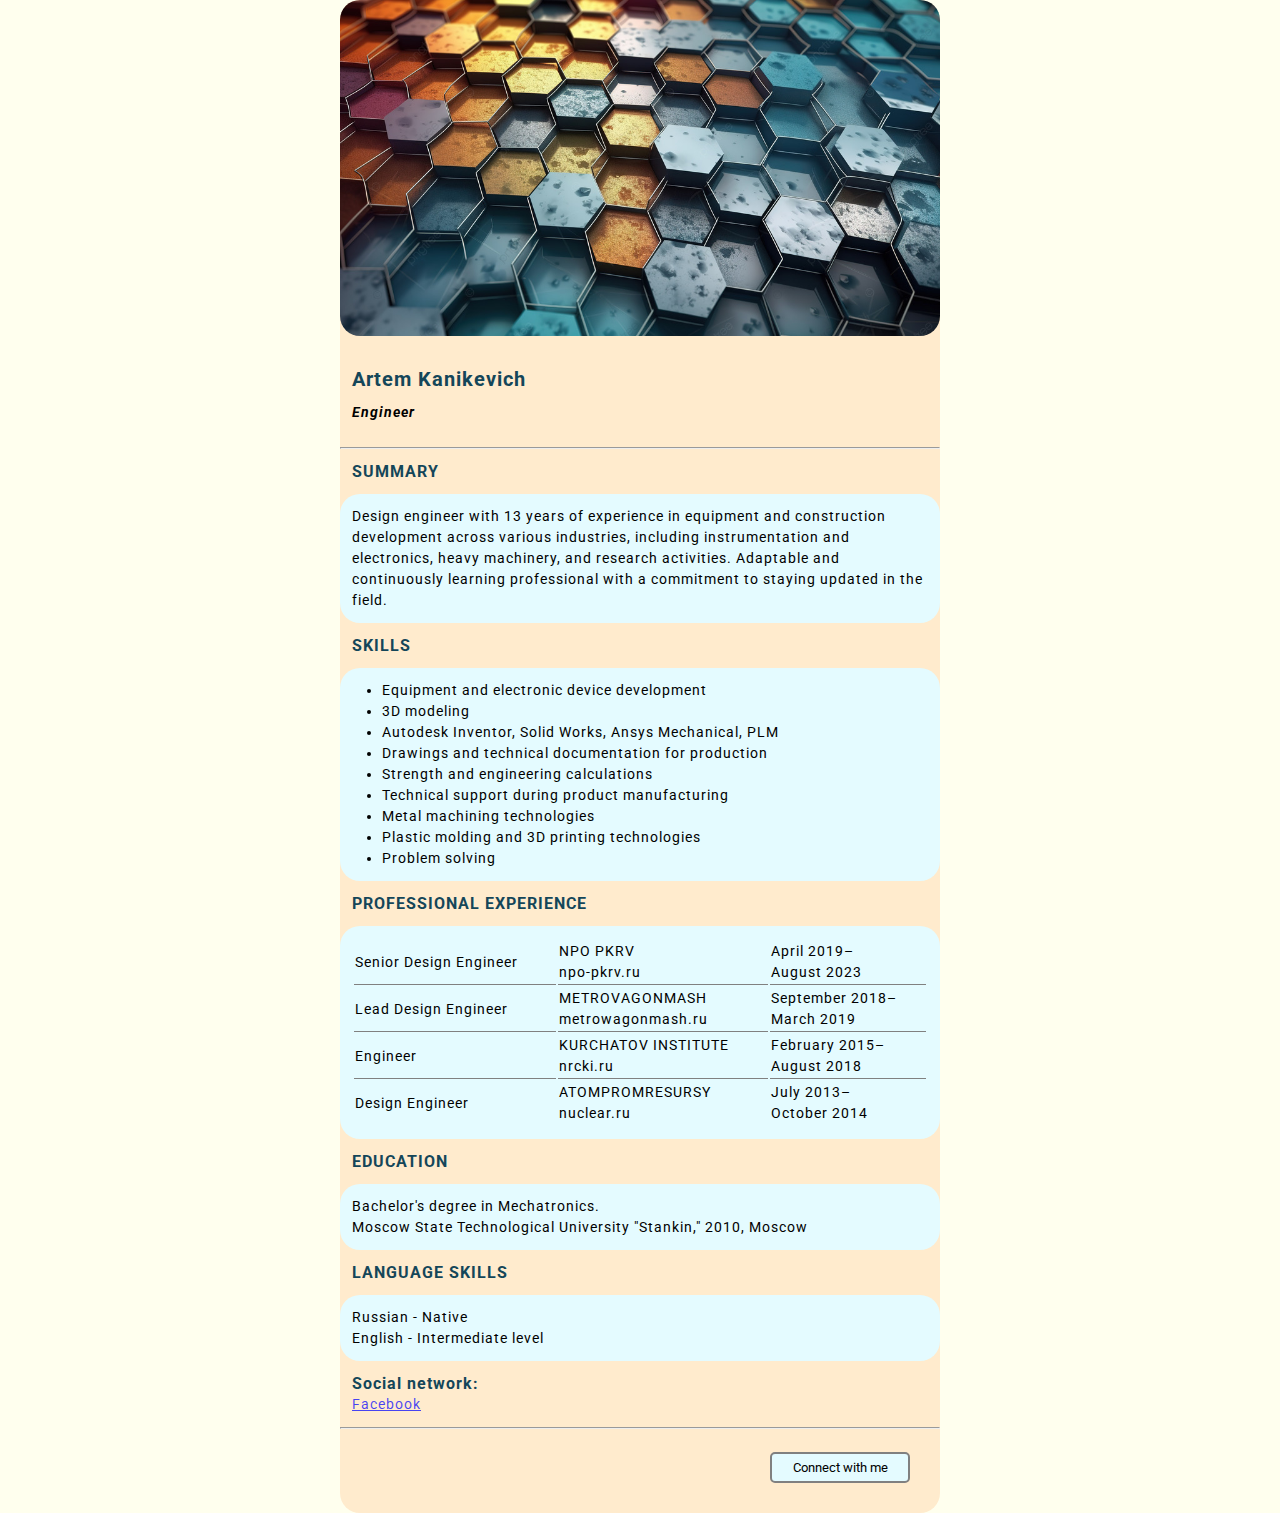
<file: index.html>
<!DOCTYPE html>
<html lang="en">
<head>
    <meta charset="UTF-8">
    <meta name="viewport" content="width=device-width, initial-scale=1.0">
    <meta name="keywords" content="Artem, Kanikevich, CV">
    <meta name="description" content="....">
    <title>My CV</title>
    <link rel="stylesheet" href="01_selectors.css">
    <link rel="stylesheet" href="01_links.css">

     

</head>

<body>
    
  <div class="Pole"> 

    <div>
      <img src="abstract image_2646822.jpg"  class="Picture"  alt="image_2646822">
    </div>  
    
     <br>

    <div class="Title">
      <h2>Artem Kanikevich</h2>
      <h4><em>Engineer</em></h4>
    </div>
     
      <hr>
               
     <div id=block_summary class="Title">
      <h3>SUMMARY</h3>
     </div>
      

    <div id=summary_text class="Text">
      <p>Design engineer with 13 years of experience in equipment and construction 
        development across various industries, including instrumentation and electronics, 
        heavy machinery, and research activities. Adaptable and continuously learning professional 
        with a commitment to staying updated in the field.
     </p>
    </div>
      

     <div id=block_skills class="Title">
      <h3>SKILLS</h3>
     </div>


     <div id=skills_text class="Text_ul">
      <ul>
        <li>Equipment and electronic device development</li>
        <li>3D modeling</li>
        <li>Autodesk Inventor, Solid Works, Ansys Mechanical, PLM</li>
        <li>Drawings and technical documentation for production</li>
        <li>Strength and engineering calculations</li>
        <li>Technical support during product manufacturing</li>
        <li>Metal machining technologies</li>
        <li>Plastic molding and 3D printing  technologies</li>
        <li>Problem solving</li>
      </ul>
     </div>


     <div class="Title">
      <h3>PROFESSIONAL EXPERIENCE</h3>
     </div>


    <table class="Table">

        <tr>
          <td>Senior Design Engineer</td>
          <td>NPO PKRV <br> npo-pkrv.ru </td>
          <td>April 2019– <br>August 2023</td>
        </tr>
        <tr>
          <td>Lead Design Engineer</td>
          <td>METROVAGONMASH <br> metrowagonmash.ru</td>
          <td>September 2018– <br>March 2019</td>
        </tr>
        <tr>
          <td>Engineer</td>
          <td>KURCHATOV INSTITUTE <br> nrcki.ru</td>
          <td>February 2015– <br>August 2018</td>
        </tr>
        <tr class="last_row">
          <td>Design Engineer</td>
          <td>ATOMPROMRESURSY <br> nuclear.ru</td>
          <td>July 2013– <br>October 2014</td>
        </tr>

    </table>


    <div class="Title">
      <h3>EDUCATION</h3>
    </div>


    <div class="Text">      
      Bachelor's degree in Mechatronics. <br>
      Moscow State Technological University "Stankin," 2010, Moscow
    </div>


    <div class="Title">
      <h3>LANGUAGE SKILLS</h3>
    </div>
    

    <div class="Text">      
      Russian - Native <br>
      English - Intermediate level
    </div>


    <div id="social_network_text" class="Title"> 
       <h3>Social network:</h3>     
       <a href="https://www.facebook.com" target="_blank">Facebook</a>
    </div>
     
    <hr>    
    <br>
    
    <form action="Connect with me.html">

      <button type="submit" class="btn" id="Connect" target="_blank">
        Connect with me
      </button>
            
    </form>
    <!-- <a href="Connect with me.html" target="_blank" class="button">Connect with me</a> -->
   
    <br><br><br>
       
  </div>

</body>
</html>
</file>
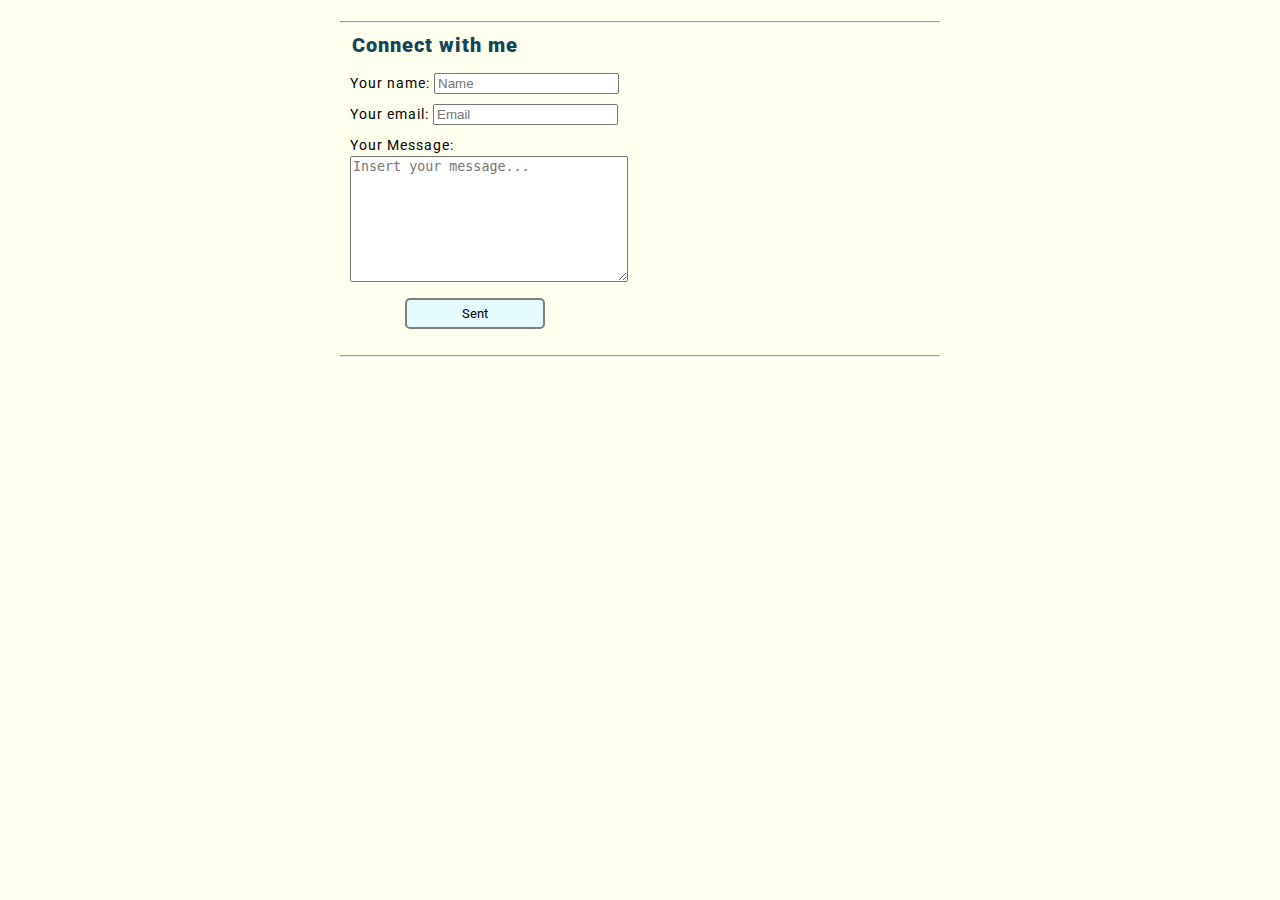
<file: Connect with me.html>
<!DOCTYPE html>
<html lang="en">
<head>
    <meta charset="UTF-8">
    <meta name="viewport" content="width=device-width, initial-scale=1.0">
    <title>Connect with me</title>
    <link rel="stylesheet" href="01_selectors.css">
    <link rel="stylesheet" href="01_links.css">
    
</head>
<body>
  
 <!-- <div class="Pole_C"> -->

  <br> 
  <hr>

  <div class="Title">
   <h2><strong>Connect with me</strong></h2>
  </div>
   <form>

    <div class="Input">
    <label for="Name">Your name:</label>
    <input type="text" id="Name" placeholder="Name">
    </div>

    <div class="Input">
    <label for="Email">Your email:</label>
    <input type="email" id="Email" placeholder="Email">
    </div>

    <div class="Input">
    <label for="Message">Your Message:</label>
    <br>
    <textarea id="Message" cols="32" rows="8" placeholder="Insert your message..."></textarea>
    </div>

    <div class="Input">
    <Input type="submit" class="btn" value="Sent"></Input>
    </div>

    <br>

  </form>
    
  <hr>

</div>

</body>
</html>
</file>
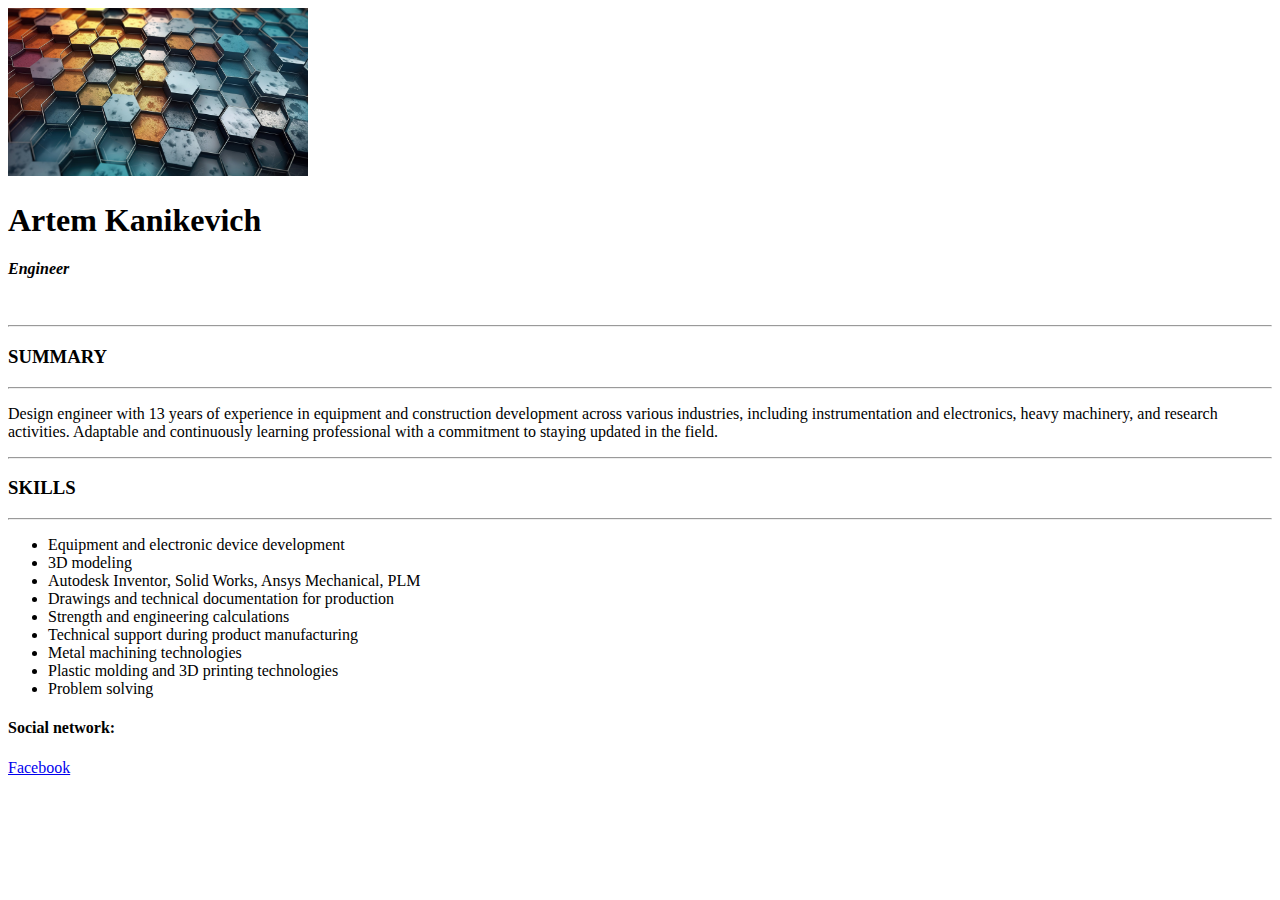
<file: My CV/MyCV.html>
<!DOCTYPE html>
<html lang="en">
<head>
    <meta charset="UTF-8">
    <meta name="viewport" content="width=device-width, initial-scale=1.0">
    <meta name="keywords" content="Artem, Kanikevich, CV">
    <meta name="description" content="....">
    <title>My CV</title>
</head>
<body>
    
    <img src="abstract image_2646822.jpg" width=300 alt="image_2646822">

    
    <h1>Artem Kanikevich</h1>

    <h4><em>Engineer</em></h4>
    <br>
    
    <div id=block_summary class="Title">
     <hr>
     <h3>SUMMARY</h3>
     <hr>
    </div>

      <div id=summary_text class="Text">
       <p>Design engineer with 13 years of experience in equipment and construction 
        development across various industries, including instrumentation and electronics, 
        heavy machinery, and research activities. Adaptable and continuously learning professional 
        with a commitment to staying updated in the field.
       </p>
      </div>

    <div id=block_skills class="Title">
     <hr>
     <h3>SKILLS</h3>
     <hr>
    </div>

     <div id=skills_text class="Text">
      <ul>
        <li>Equipment and electronic device development</li>
        <li>3D modeling</li>
        <li>Autodesk Inventor, Solid Works, Ansys Mechanical, PLM</li>
        <li>Drawings and technical documentation for production</li>
        <li>Strength and engineering calculations</li>
        <li>Technical support during product manufacturing</li>
        <li>Metal machining technologies</li>
        <li>Plastic molding and 3D printing  technologies</li>
        <li>Problem solving</li>
      </ul>
     </div>


    <h4><strong>Social network:</strong></h4>
    <a href="https://www.facebook.com" target="_blank">Facebook</a>
    
</body>
</html>
</file>
<file: 01_selectors.css>
@import url('https://fonts.googleapis.com/css2?family=Roboto:wght@300;400&display=swap');
 /* @import url('https://fonts.googleapis.com/css2?family=Roboto:wght@300&display=swap');  */
/* @import url('https://fonts.googleapis.com/css2?family=Noto+Sans&family=Roboto:wght@300&display=swap'); */

*{
     margin: 0;
   /*   padding: 0;  */

}

body{
    background-color: #ffffee;
     font-family: "Roboto", sans-serif; 
    /* font-family: "Noto Suns", sans-serif;  */
     line-height: 21px; 
     letter-spacing: 1px; 
     margin: auto;
     max-width: 600px;
     font-size: 85%;
         
        
}

.Pole {
 
    background-color: blanchedalmond;
    padding-top: 336px;  
    /* border: 2px solid blue;  */
    border-radius: 20px;
    
     position: relative; 
        
}

/*
.Pole_C {

    background-color: blanchedalmond;
    border-bottom-left-radius: 20px;
    border-bottom-right-radius: 20px;
    position:fixed;
    width: 600px;
    bottom: 0;
    top: 0;
    padding-left: 30px;

}
*/

.Picture {
    width: 600px;
    border-radius: 20px;
    position: fixed;
    top: 0; 
    z-index: 3; 
}


.Title {
    padding: 12px;
    color: rgb(20 70 89);
    /* border-style: solid; */
    /* border-width: 2px; */
    /* border-color: red; */
    /* display: inline-block; */
     
} 


.Title h4{
 padding: inherit;
 padding-left: 0;
 color: black;
}

.Text{
    padding: 12px;
    background: #e4fbff;
    border-radius: 20px;
}

.Text_ul {
    padding-top: 12px;  
    padding-bottom: 12px;
    padding-right: 12px;
    padding-left: 2px;
    background: #e4fbff;
    border-radius: 20px;
}

.Table{

    padding: 12px;
    background: #e4fbff;
    border-radius: 20px;
    width: 100%;
    text-align: left;
    /* border-collapse: collapse; */     
}

.Table td{
    
    border-bottom: solid 1px gray;
}

.last_row td {

    border-bottom: none;
}

.Input {   
    padding-top: 5px;  
    padding-bottom: 5px;
    padding-right: 10px;
    padding-left: 10px;
    color: black;
    
}
</file>
<file: 01_links.css>
a {

    color: rgba(0, 0, 255, 0.719);
    text-decoration-line: ;
    


}

a:hover {

    color: brown;
}

.btn {

   background:#e4fbff;
   padding: 6px;

   width: 140px;
   border-radius: 5px;
   cursor: pointer;
   border-color: gray;
   border-style: solid;
   /* border: 2px; */
   font-family: inherit;

   display: inline-block;
   margin-left: 55px;
}


#Connect {

position: absolute;
right: 30px;
bottom: 30px;

}

.btn:hover {

opacity: 0.7;

}
</file>
